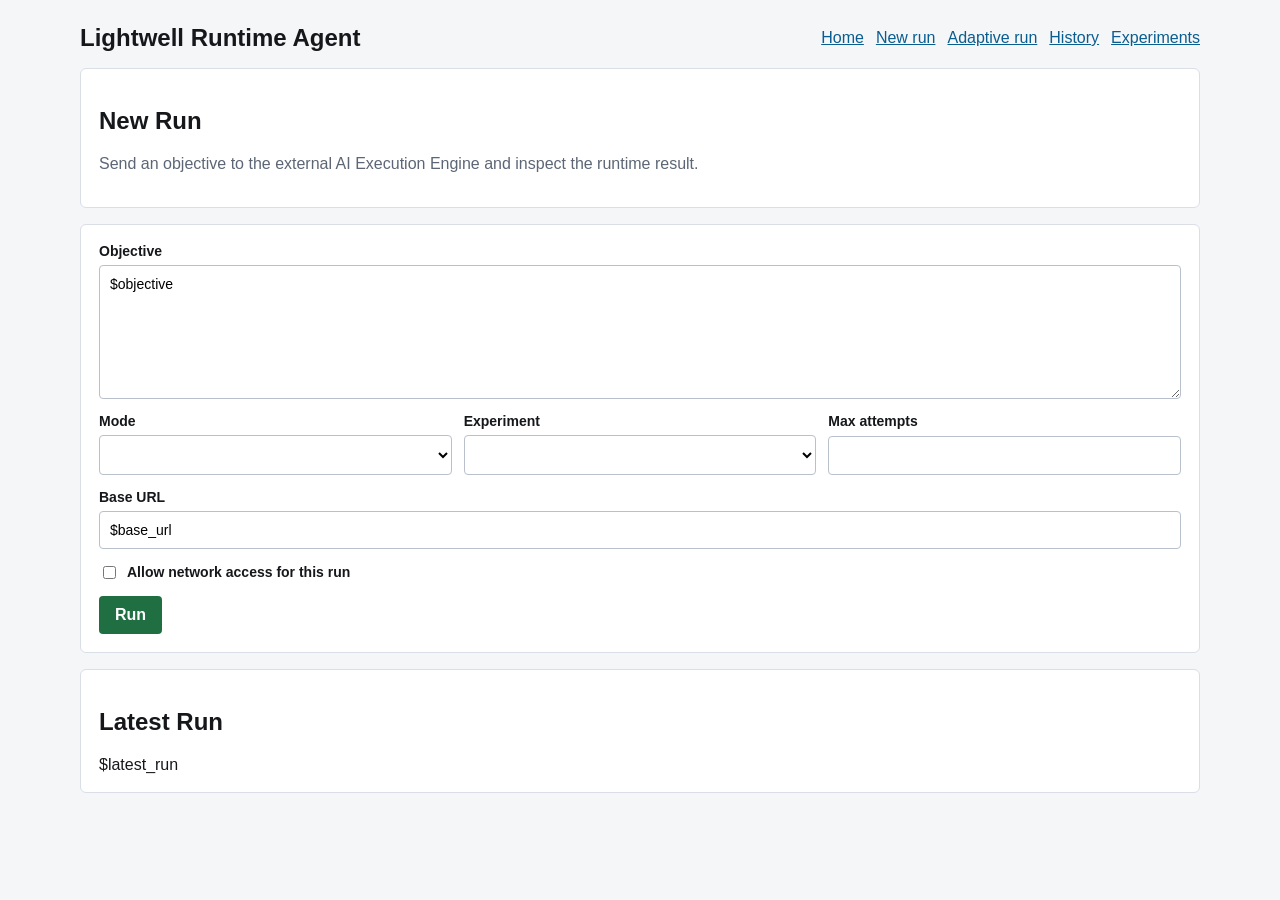
<file: templates/index.html>
<!doctype html>
<html lang="en">
<head>
  <meta charset="utf-8">
  <meta name="viewport" content="width=device-width, initial-scale=1">
  <title>Lightwell Runtime Agent</title>
  <link rel="stylesheet" href="/static/style.css">
</head>
<body>
  <main class="shell">
    <header class="topbar">
      <h1>Lightwell Runtime Agent</h1>
      <nav><a href="/">Home</a><a href="/">New run</a><a href="/adaptive-run">Adaptive run</a><a href="/history">History</a><a href="/experiments">Experiments</a></nav>
    </header>

    <section class="panel">
      <h2>New Run</h2>
      <p class="muted">Send an objective to the external AI Execution Engine and inspect the runtime result.</p>
    </section>

    <form action="/run" method="post" class="panel">
      <label>
        Objective
        <textarea name="objective" rows="7" placeholder="Write Python code that prints hello">$objective</textarea>
      </label>

      <div class="grid">
        <label>
          Mode
          <select name="mode">$mode_options</select>
        </label>
        <label>
          Experiment
          <select name="experiment">$experiment_options</select>
        </label>
        <label>
          Max attempts
          <input name="max_attempts" type="number" min="1" max="5" value="$max_attempts">
        </label>
      </div>

      <label>
        Base URL
        <input name="base_url" value="$base_url">
      </label>

      <label class="checkbox-label">
        <input name="allow_network" type="checkbox" value="true">
        Allow network access for this run
      </label>

      <button type="submit">Run</button>
    </form>

    <section class="panel">
      <h2>Latest Run</h2>
      $latest_run
    </section>
  </main>
</body>
</html>
</file>
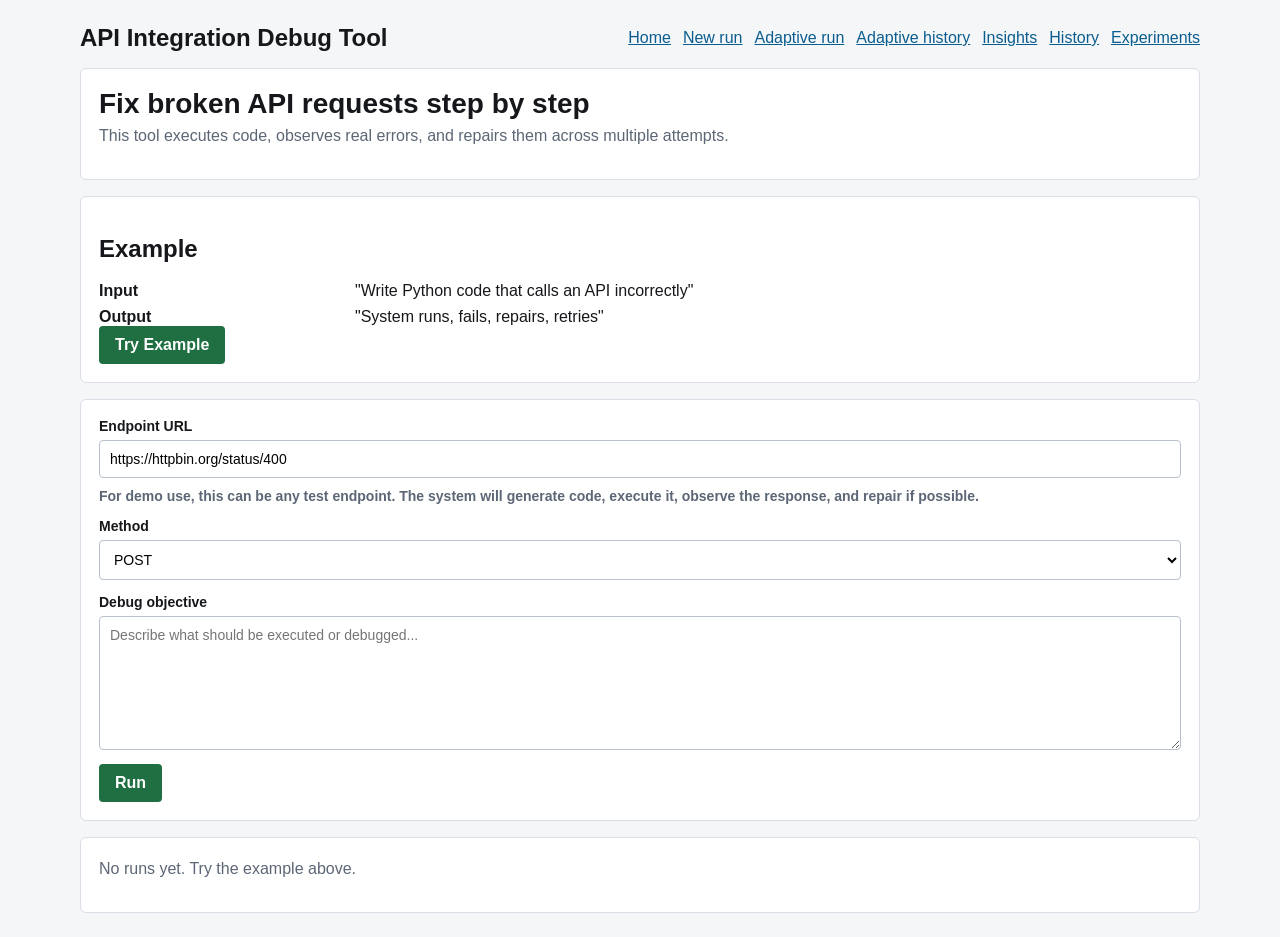
<file: templates/adaptive_run.html>
<!doctype html>
<html lang="en">
<head>
  <meta charset="utf-8">
  <meta name="viewport" content="width=device-width, initial-scale=1">
  <title>API Integration Debug Tool</title>
  <link rel="stylesheet" href="/static/style.css">
</head>
<body>
  <main class="shell">
    <header class="topbar">
      <h1>API Integration Debug Tool</h1>
      <nav><a href="/">Home</a><a href="/">New run</a><a href="/adaptive-run">Adaptive run</a><a href="/adaptive-runs/history">Adaptive history</a><a href="/adaptive-runs/insights">Insights</a><a href="/history">History</a><a href="/experiments">Experiments</a></nav>
    </header>

    <section class="panel hero-panel">
      <h2>Fix broken API requests step by step</h2>
      <p class="muted">This tool executes code, observes real errors, and repairs them across multiple attempts.</p>
    </section>

    <section class="panel">
      <h2>Example</h2>
      <dl>
        <dt>Input</dt>
        <dd>"Write Python code that calls an API incorrectly"</dd>
        <dt>Output</dt>
        <dd>"System runs, fails, repairs, retries"</dd>
      </dl>
      <button id="try-example-button" type="button">Try Example</button>
    </section>

    <form id="adaptive-form" class="panel">
      <label>
        Endpoint URL
        <input id="endpoint-url" name="endpoint_url" type="url" value="https://httpbin.org/status/400" placeholder="https://api.example.com/resource" required>
        <span class="muted">For demo use, this can be any test endpoint. The system will generate code, execute it, observe the response, and repair if possible.</span>
      </label>

      <div class="grid">
        <label>
          Method
          <select id="method" name="method">
            <option value="GET">GET</option>
            <option value="POST" selected>POST</option>
          </select>
        </label>
      </div>

      <label>
        Debug objective
        <textarea id="json-body" name="json_body" rows="7" placeholder="Describe what should be executed or debugged..."></textarea>
      </label>

      <button id="run-button" type="submit">Run</button>
    </form>

    <section id="status-panel" class="panel hidden" aria-live="polite"></section>
    <section id="result-panel" class="panel">
      <p class="muted">No runs yet. Try the example above.</p>
    </section>
  </main>

  <script>
    const endpoint = $adaptive_execution_api_url;
    const form = document.getElementById("adaptive-form");
    const tryExampleButton = document.getElementById("try-example-button");
    const endpointUrlInput = document.getElementById("endpoint-url");
    const methodInput = document.getElementById("method");
    const jsonBodyInput = document.getElementById("json-body");
    const runButton = document.getElementById("run-button");
    const statusPanel = document.getElementById("status-panel");
    const resultPanel = document.getElementById("result-panel");

    function escapeHtml(value) {
      return String(value ?? "")
        .replaceAll("&", "&amp;")
        .replaceAll("<", "&lt;")
        .replaceAll(">", "&gt;")
        .replaceAll('"', "&quot;")
        .replaceAll("'", "&#039;");
    }

    function showStatus(message, kind) {
      statusPanel.className = "panel status-panel " + kind;
      statusPanel.textContent = message;
    }

    function hideResults() {
      resultPanel.className = "panel hidden";
      resultPanel.innerHTML = "";
    }

    function renderMeta(result) {
      const attempts = Array.isArray(result.attempts) ? result.attempts : [];
      return '<section class="result-grid">'
        + '<div><span>result</span><strong>' + escapeHtml(resultSucceeded(result) ? "Success" : "Failure") + '</strong></div>'
        + '<div><span>attempts</span><strong>' + escapeHtml(attempts.length) + '</strong></div>'
        + '</section>';
    }

    function attemptNumber(attempt, index) {
      return attempt.attempt_number ?? attempt.attempt ?? index + 1;
    }

    function resultSucceeded(result) {
      if (typeof result.success === "boolean") {
        return result.success;
      }
      if (typeof result.succeeded === "boolean") {
        return result.succeeded;
      }
      return String(result.success || result.succeeded || "").toLowerCase() === "true";
    }

    function attemptSucceeded(attempt) {
      if (typeof attempt.success === "boolean") {
        return attempt.success;
      }
      return Number(attempt.exit_code) === 0;
    }

    function getErrorSummary(attempt) {
      if (attempt.error_type) return attempt.error_type;
      if (attempt.stderr) return attempt.stderr.split("\n")[0];
      return "No error";
    }

    function strategySummary(attempt) {
      if (attempt.strategy) {
        return "Strategy: " + attempt.strategy;
      }
      return "Initial attempt";
    }

    function renderDetails(label, value, code) {
      return '<details class="attempt-details">'
        + '<summary>' + escapeHtml(label) + '</summary>'
        + '<pre>' + (code ? '<code>' + escapeHtml(value) + '</code>' : escapeHtml(value)) + '</pre>'
        + '</details>';
    }

    function signalValue(signals, key, fallback = "none") {
      const value = signals ? signals[key] : undefined;
      if (Array.isArray(value) || (value && typeof value === "object")) {
        return JSON.stringify(value);
      }
      if (value === undefined || value === null) {
        return fallback;
      }
      return String(value);
    }

    function renderApiSignals(result) {
      const signals = result.api_signals;
      if (!signals || typeof signals !== "object") {
        return "";
      }

      const finalSuccess = signals.final_success ?? result.success;
      const rows = [
        ["network_reachable", signalValue(signals, "network_reachable")],
        ["auth_failure_observed", signalValue(signals, "auth_failure_observed")],
        ["validation_failure_observed", signalValue(signals, "validation_failure_observed")],
        ["success_observed", signalValue(signals, "success_observed")],
        ["status_sequence", signalValue(signals, "status_sequence", "[]")],
        ["final_success", String(finalSuccess)],
        ["failure_category", signalValue(result, "failure_category")]
      ];

      return '<section class="result-grid api-signals">'
        + '<h3 class="wide">API Signals</h3>'
        + rows.map(([label, value]) => '<div><span>' + escapeHtml(label) + '</span><strong>' + escapeHtml(value) + '</strong></div>').join("")
        + '</section>';
    }

    function renderAttempt(attempt, index, attempts) {
      const success = attemptSucceeded(attempt);
      const number = attemptNumber(attempt, index);
      const error = getErrorSummary(attempt);
      const strategy = strategySummary(attempt);
      const attemptSignals = attempt.api_signals
        ? renderDetails("API signals", JSON.stringify(attempt.api_signals, null, 2), false)
        : "";

      return '<article class="adaptive-attempt ' + (success ? "success" : "failure") + '">'
        + '<div class="attempt-body">'
        + '<div class="attempt-heading">'
        + '<h3>Attempt ' + escapeHtml(number) + '</h3>'
        + '<span class="status-pill ' + (success ? "success" : "error") + '">' + escapeHtml(success ? "Success" : "Error") + '</span>'
        + '</div>'
        + '<dl class="attempt-summary">'
        + '<dt>Error</dt><dd>' + escapeHtml(success ? "Success" : error) + '</dd>'
        + '<dt>Strategy</dt><dd>' + escapeHtml(strategy) + '</dd>'
        + '</dl>'
        + '<div class="attempt-evidence">'
        + renderDetails("Code", attempt.code || "", true)
        + renderDetails("Stdout", attempt.stdout || "", false)
        + renderDetails("Stderr", attempt.stderr || "", false)
        + attemptSignals
        + '</div>'
        + '</div>'
        + '</article>';
    }

    function finalStdout(result, attempts) {
      if (result.final_stdout) {
        return result.final_stdout;
      }
      if (result.stdout) {
        return result.stdout;
      }
      for (let index = attempts.length - 1; index >= 0; index -= 1) {
        if (attempts[index] && attempts[index].stdout) {
          return attempts[index].stdout;
        }
      }
      return "";
    }

    function renderFinalResult(result, attempts) {
      const success = resultSucceeded(result);
      return '<section class="final-result ' + (success ? "success" : "failure") + '">'
        + '<h3>Final Result</h3>'
        + '<dl class="attempt-summary">'
        + '<dt>Status</dt><dd>' + escapeHtml(success ? "Success" : "Failure") + '</dd>'
        + '<dt>Final stdout</dt><dd><pre>' + escapeHtml(finalStdout(result, attempts)) + '</pre></dd>'
        + '</dl>'
        + '</section>';
    }

    function renderResult(result) {
      const attempts = Array.isArray(result.attempts) ? result.attempts : [];
      const attemptsHtml = attempts.length
        ? attempts.map(renderAttempt).join("")
        : '<p>No attempts returned.</p>';
      resultPanel.className = "panel";
      resultPanel.innerHTML = '<h2>Debug run</h2>' + renderMeta(result) + renderApiSignals(result) + '<div class="adaptive-timeline">' + attemptsHtml + '</div>' + renderFinalResult(result, attempts);
      resultPanel.scrollIntoView({ behavior: "smooth", block: "start" });
    }

    function buildObjective() {
      return jsonBodyInput.value.trim() + "\n\n"
        + "Call this API endpoint using Python requests.\n"
        + "URL: " + endpointUrlInput.value.trim() + "\n"
        + "Method: " + methodInput.value + "\n"
        + "Print the full response and handle errors.";
    }

    async function saveHistory(objective, result) {
      try {
        const response = await fetch("/adaptive-runs/history", {
          method: "POST",
          headers: { "Content-Type": "application/json" },
          body: JSON.stringify({
            endpoint_url: endpointUrlInput.value.trim(),
            method: methodInput.value,
            json_body: jsonBodyInput.value.trim(),
            objective,
            result
          })
        });
        if (!response.ok) {
          console.warn("Adaptive run history was not saved.");
        }
      } catch (error) {
        console.warn("Adaptive run history was not saved.", error);
      }
    }

    tryExampleButton.addEventListener("click", () => {
      jsonBodyInput.value = "Debug a broken API request that returns 400 and explain the failure.";
      jsonBodyInput.focus();
    });

    form.addEventListener("submit", async (event) => {
      event.preventDefault();
      hideResults();
      showStatus("Running attempts...", "loading");
      runButton.disabled = true;
      runButton.textContent = "Running attempts...";

      const objective = buildObjective();
      const payload = {
        objective,
        max_attempts: 3,
        allow_network: true
      };

      try {
        const response = await fetch(endpoint, {
          method: "POST",
          headers: { "Content-Type": "application/json" },
          body: JSON.stringify(payload)
        });

        if (!response.ok) {
          const text = await response.text();
          throw new Error("HTTP " + response.status + ": " + text);
        }

        const result = await response.json();
        showStatus("Run complete.", "success");
        await saveHistory(objective, result);
        renderResult(result);
      } catch (error) {
        showStatus("Request failed: " + error.message, "error");
        statusPanel.scrollIntoView({ behavior: "smooth", block: "start" });
      } finally {
        runButton.disabled = false;
        runButton.textContent = "Run";
      }
    });
  </script>
</body>
</html>
</file>
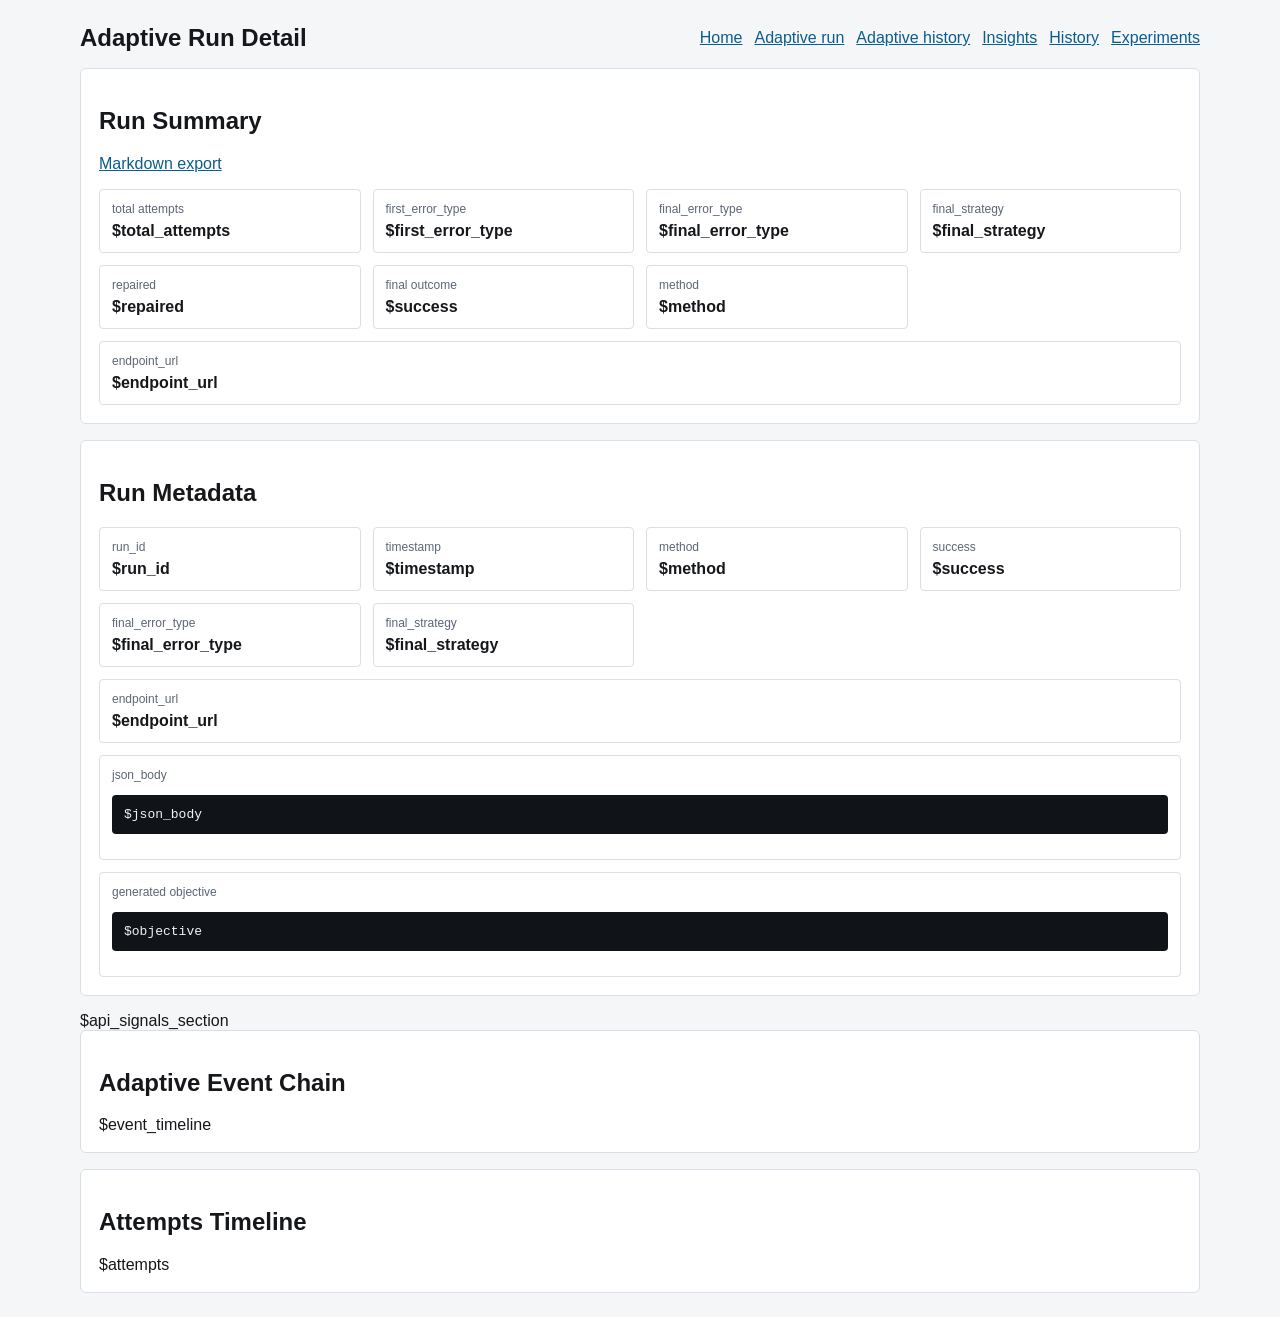
<file: templates/adaptive_run_detail.html>
<!doctype html>
<html lang="en">
<head>
  <meta charset="utf-8">
  <meta name="viewport" content="width=device-width, initial-scale=1">
  <title>Adaptive Run Detail</title>
  <link rel="stylesheet" href="/static/style.css">
</head>
<body>
  <main class="shell">
    <header class="topbar">
      <h1>Adaptive Run Detail</h1>
      <nav><a href="/">Home</a><a href="/adaptive-run">Adaptive run</a><a href="/adaptive-runs/history">Adaptive history</a><a href="/adaptive-runs/insights">Insights</a><a href="/history">History</a><a href="/experiments">Experiments</a></nav>
    </header>

    <section class="panel">
      <h2>Run Summary</h2>
      <p><a href="$markdown_url">Markdown export</a></p>
      <div class="result-grid">
        <div><span>total attempts</span><strong>$total_attempts</strong></div>
        <div><span>first_error_type</span><strong>$first_error_type</strong></div>
        <div><span>final_error_type</span><strong>$final_error_type</strong></div>
        <div><span>final_strategy</span><strong>$final_strategy</strong></div>
        <div><span>repaired</span><strong>$repaired</strong></div>
        <div><span>final outcome</span><strong>$success</strong></div>
        <div><span>method</span><strong>$method</strong></div>
        <div class="wide"><span>endpoint_url</span><strong>$endpoint_url</strong></div>
      </div>
    </section>

    <section class="panel">
      <h2>Run Metadata</h2>
      <div class="result-grid">
        <div><span>run_id</span><strong>$run_id</strong></div>
        <div><span>timestamp</span><strong>$timestamp</strong></div>
        <div><span>method</span><strong>$method</strong></div>
        <div><span>success</span><strong>$success</strong></div>
        <div><span>final_error_type</span><strong>$final_error_type</strong></div>
        <div><span>final_strategy</span><strong>$final_strategy</strong></div>
        <div class="wide"><span>endpoint_url</span><strong>$endpoint_url</strong></div>
        <div class="wide"><span>json_body</span><pre>$json_body</pre></div>
        <div class="wide"><span>generated objective</span><pre>$objective</pre></div>
      </div>
    </section>

    $api_signals_section

    <section class="panel">
      <h2>Adaptive Event Chain</h2>
      <div class="adaptive-timeline">
        $event_timeline
      </div>
    </section>

    <section class="panel">
      <h2>Attempts Timeline</h2>
      <div class="adaptive-timeline">
        $attempts
      </div>
    </section>
  </main>
</body>
</html>
</file>
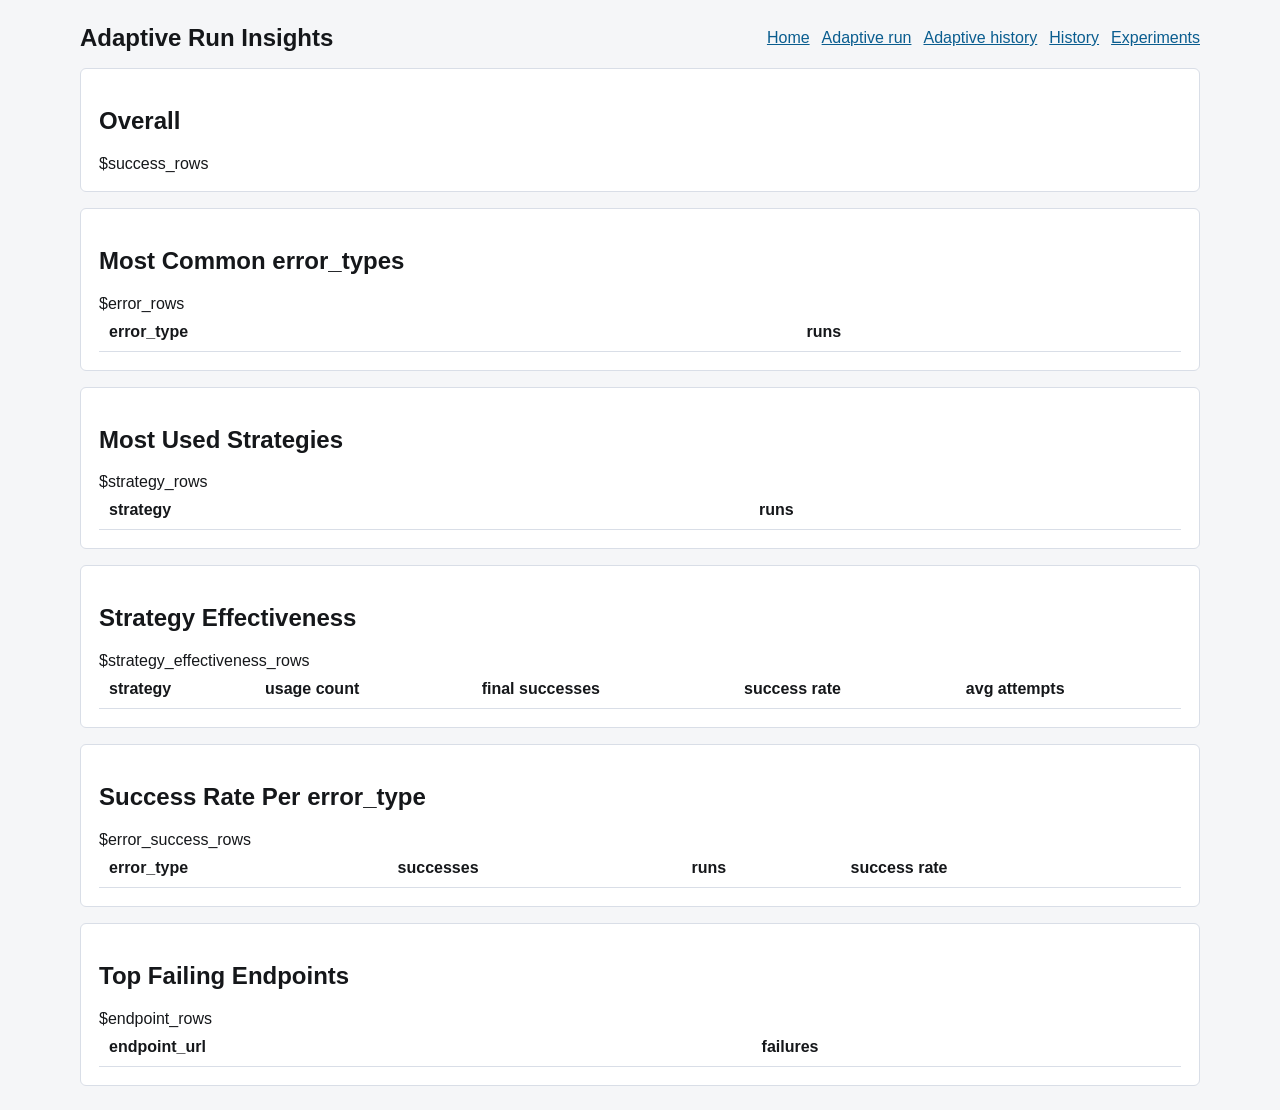
<file: templates/adaptive_run_insights.html>
<!doctype html>
<html lang="en">
<head>
  <meta charset="utf-8">
  <meta name="viewport" content="width=device-width, initial-scale=1">
  <title>Adaptive Run Insights</title>
  <link rel="stylesheet" href="/static/style.css">
</head>
<body>
  <main class="shell">
    <header class="topbar">
      <h1>Adaptive Run Insights</h1>
      <nav><a href="/">Home</a><a href="/adaptive-run">Adaptive run</a><a href="/adaptive-runs/history">Adaptive history</a><a href="/history">History</a><a href="/experiments">Experiments</a></nav>
    </header>

    <section class="panel">
      <h2>Overall</h2>
      <table>
        <tbody>
          $success_rows
        </tbody>
      </table>
    </section>

    <section class="panel">
      <h2>Most Common error_types</h2>
      <table>
        <thead><tr><th>error_type</th><th>runs</th></tr></thead>
        <tbody>
          $error_rows
        </tbody>
      </table>
    </section>

    <section class="panel">
      <h2>Most Used Strategies</h2>
      <table>
        <thead><tr><th>strategy</th><th>runs</th></tr></thead>
        <tbody>
          $strategy_rows
        </tbody>
      </table>
    </section>

    <section class="panel">
      <h2>Strategy Effectiveness</h2>
      <table>
        <thead><tr><th>strategy</th><th>usage count</th><th>final successes</th><th>success rate</th><th>avg attempts</th></tr></thead>
        <tbody>
          $strategy_effectiveness_rows
        </tbody>
      </table>
    </section>

    <section class="panel">
      <h2>Success Rate Per error_type</h2>
      <table>
        <thead><tr><th>error_type</th><th>successes</th><th>runs</th><th>success rate</th></tr></thead>
        <tbody>
          $error_success_rows
        </tbody>
      </table>
    </section>

    <section class="panel">
      <h2>Top Failing Endpoints</h2>
      <table>
        <thead><tr><th>endpoint_url</th><th>failures</th></tr></thead>
        <tbody>
          $endpoint_rows
        </tbody>
      </table>
    </section>
  </main>
</body>
</html>
</file>
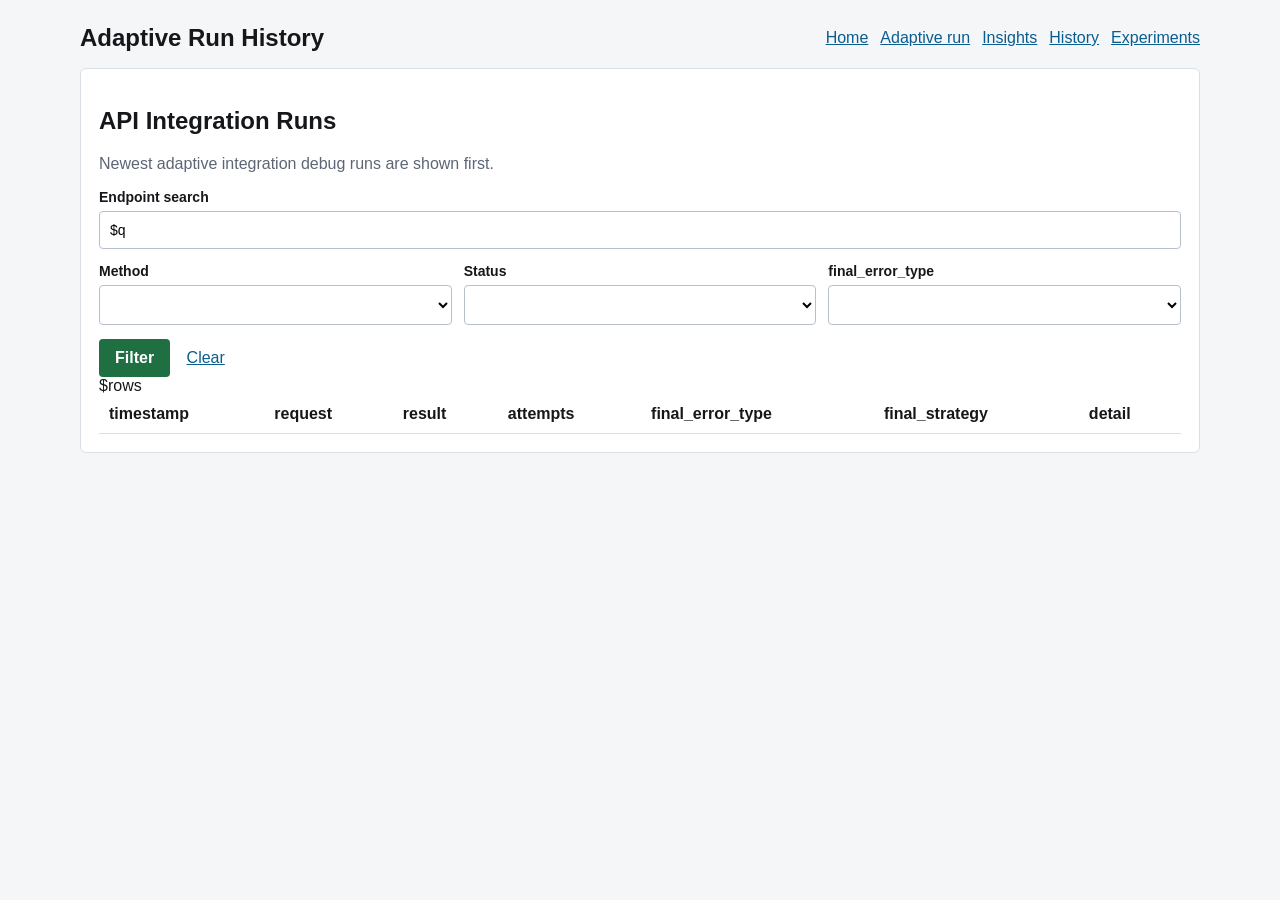
<file: templates/adaptive_runs_history.html>
<!doctype html>
<html lang="en">
<head>
  <meta charset="utf-8">
  <meta name="viewport" content="width=device-width, initial-scale=1">
  <title>Adaptive Run History</title>
  <link rel="stylesheet" href="/static/style.css">
</head>
<body>
  <main class="shell">
    <header class="topbar">
      <h1>Adaptive Run History</h1>
      <nav><a href="/">Home</a><a href="/adaptive-run">Adaptive run</a><a href="/adaptive-runs/insights">Insights</a><a href="/history">History</a><a href="/experiments">Experiments</a></nav>
    </header>

    <section class="panel">
      <h2>API Integration Runs</h2>
      <p class="muted">Newest adaptive integration debug runs are shown first.</p>
      <form class="filter-form" method="get" action="/adaptive-runs/history">
        <label>
          Endpoint search
          <input name="q" type="search" value="$q" placeholder="https://api.example.com">
        </label>
        <div class="grid">
          <label>
            Method
            <select name="method">
              $method_options
            </select>
          </label>
          <label>
            Status
            <select name="status">
              $status_options
            </select>
          </label>
          <label>
            final_error_type
            <select name="error_type">
              $error_type_options
            </select>
          </label>
        </div>
        <button type="submit">Filter</button>
        <a class="clear-link" href="/adaptive-runs/history">Clear</a>
      </form>
      <table>
        <thead>
          <tr>
            <th>timestamp</th>
            <th>request</th>
            <th>result</th>
            <th>attempts</th>
            <th>final_error_type</th>
            <th>final_strategy</th>
            <th>detail</th>
          </tr>
        </thead>
        <tbody>
          $rows
        </tbody>
      </table>
    </section>
  </main>
</body>
</html>
</file>
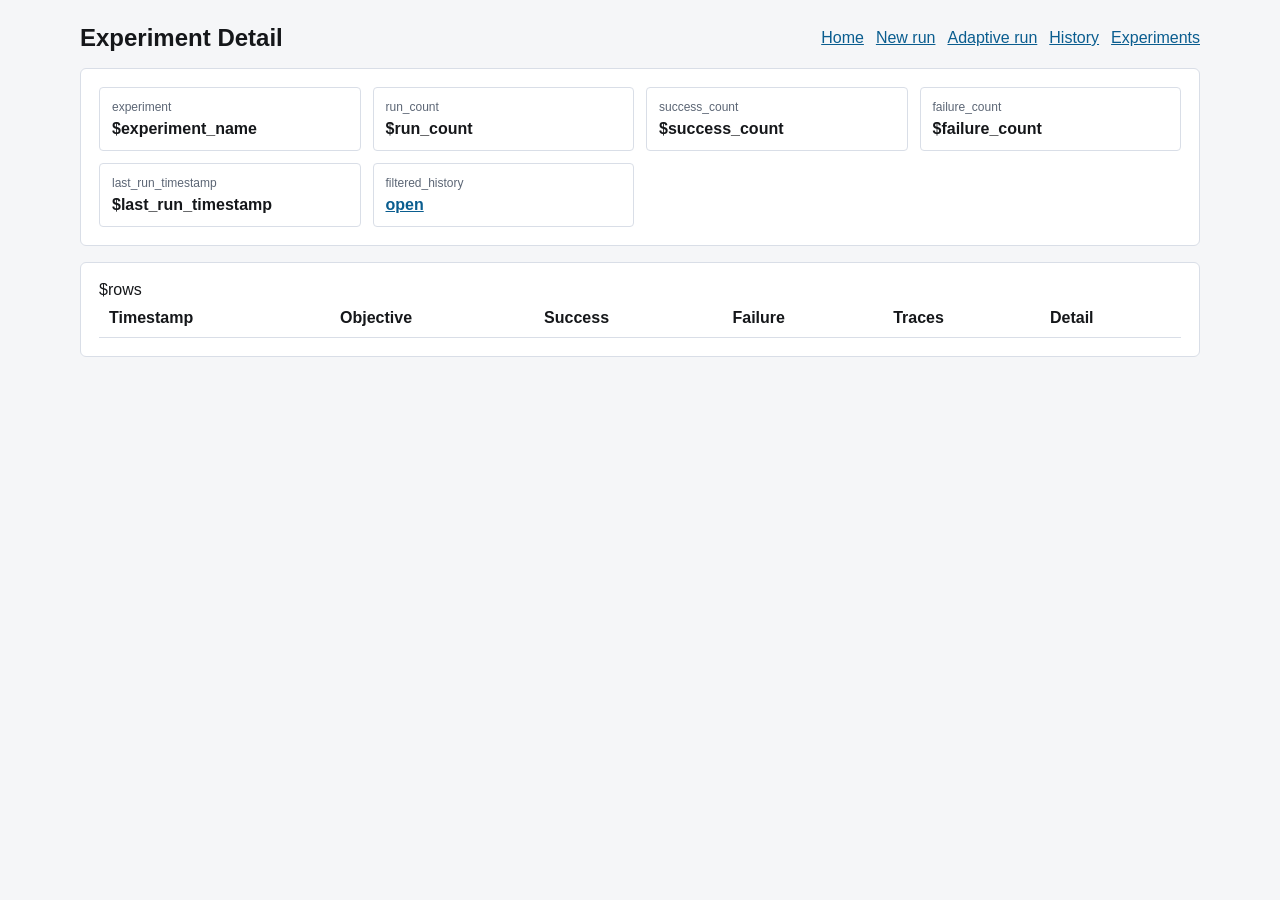
<file: templates/experiment_detail.html>
<!doctype html>
<html lang="en">
<head>
  <meta charset="utf-8">
  <meta name="viewport" content="width=device-width, initial-scale=1">
  <title>Experiment Detail</title>
  <link rel="stylesheet" href="/static/style.css">
</head>
<body>
  <main class="shell">
    <header class="topbar">
      <h1>Experiment Detail</h1>
      <nav><a href="/">Home</a><a href="/">New run</a><a href="/adaptive-run">Adaptive run</a><a href="/history">History</a><a href="/experiments">Experiments</a></nav>
    </header>

    <section class="panel result-grid">
      <div><span>experiment</span><strong>$experiment_name</strong></div>
      <div><span>run_count</span><strong>$run_count</strong></div>
      <div><span>success_count</span><strong>$success_count</strong></div>
      <div><span>failure_count</span><strong>$failure_count</strong></div>
      <div><span>last_run_timestamp</span><strong>$last_run_timestamp</strong></div>
      <div><span>filtered_history</span><strong><a href="$filtered_history_url">open</a></strong></div>
    </section>

    <section class="panel">
      <table>
        <thead>
          <tr>
            <th>Timestamp</th>
            <th>Objective</th>
            <th>Success</th>
            <th>Failure</th>
            <th>Traces</th>
            <th>Detail</th>
          </tr>
        </thead>
        <tbody>$rows</tbody>
      </table>
    </section>
  </main>
</body>
</html>
</file>
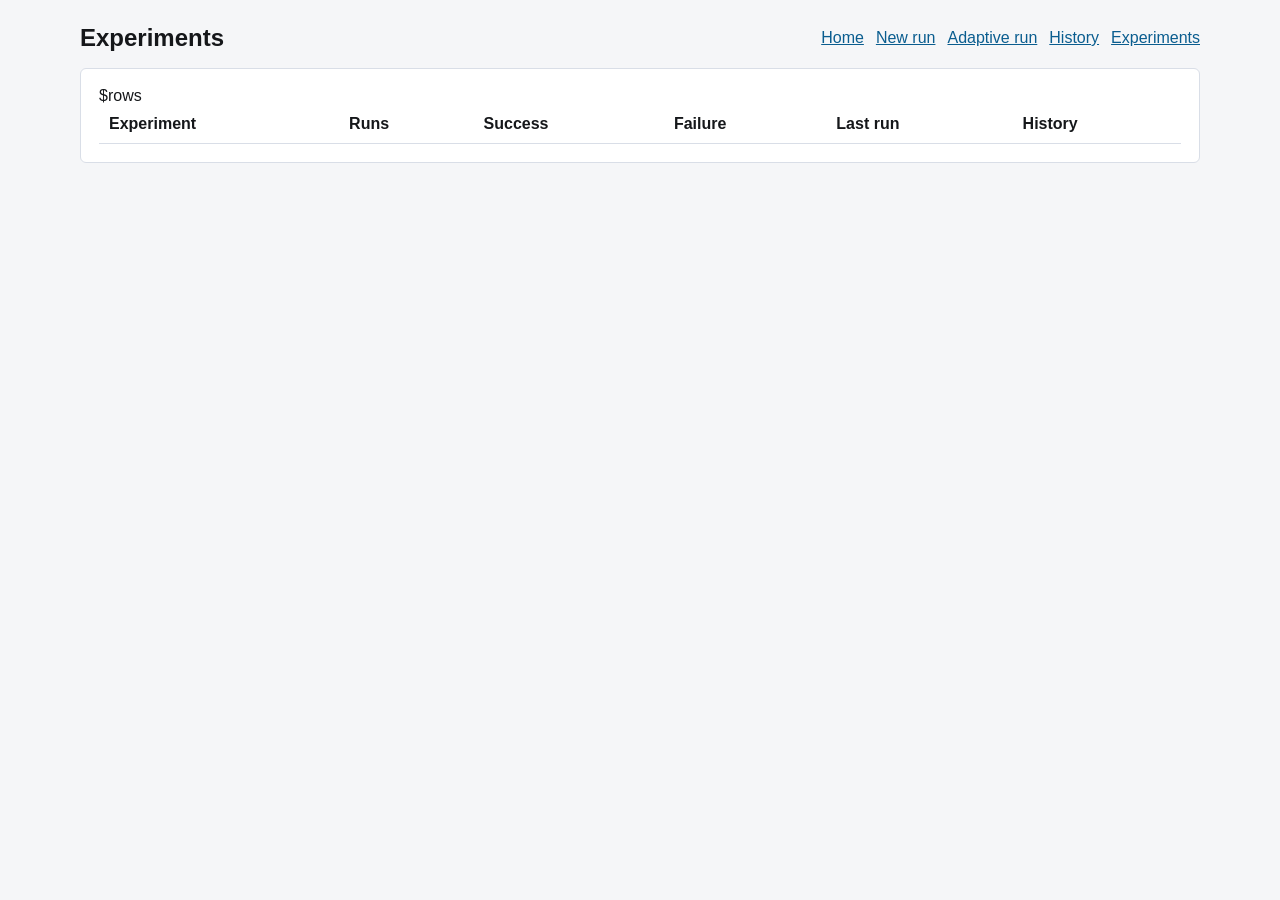
<file: templates/experiments.html>
<!doctype html>
<html lang="en">
<head>
  <meta charset="utf-8">
  <meta name="viewport" content="width=device-width, initial-scale=1">
  <title>Experiments</title>
  <link rel="stylesheet" href="/static/style.css">
</head>
<body>
  <main class="shell">
    <header class="topbar">
      <h1>Experiments</h1>
      <nav><a href="/">Home</a><a href="/">New run</a><a href="/adaptive-run">Adaptive run</a><a href="/history">History</a><a href="/experiments">Experiments</a></nav>
    </header>

    <section class="panel">
      <table>
        <thead>
          <tr>
            <th>Experiment</th>
            <th>Runs</th>
            <th>Success</th>
            <th>Failure</th>
            <th>Last run</th>
            <th>History</th>
          </tr>
        </thead>
        <tbody>$rows</tbody>
      </table>
    </section>
  </main>
</body>
</html>
</file>
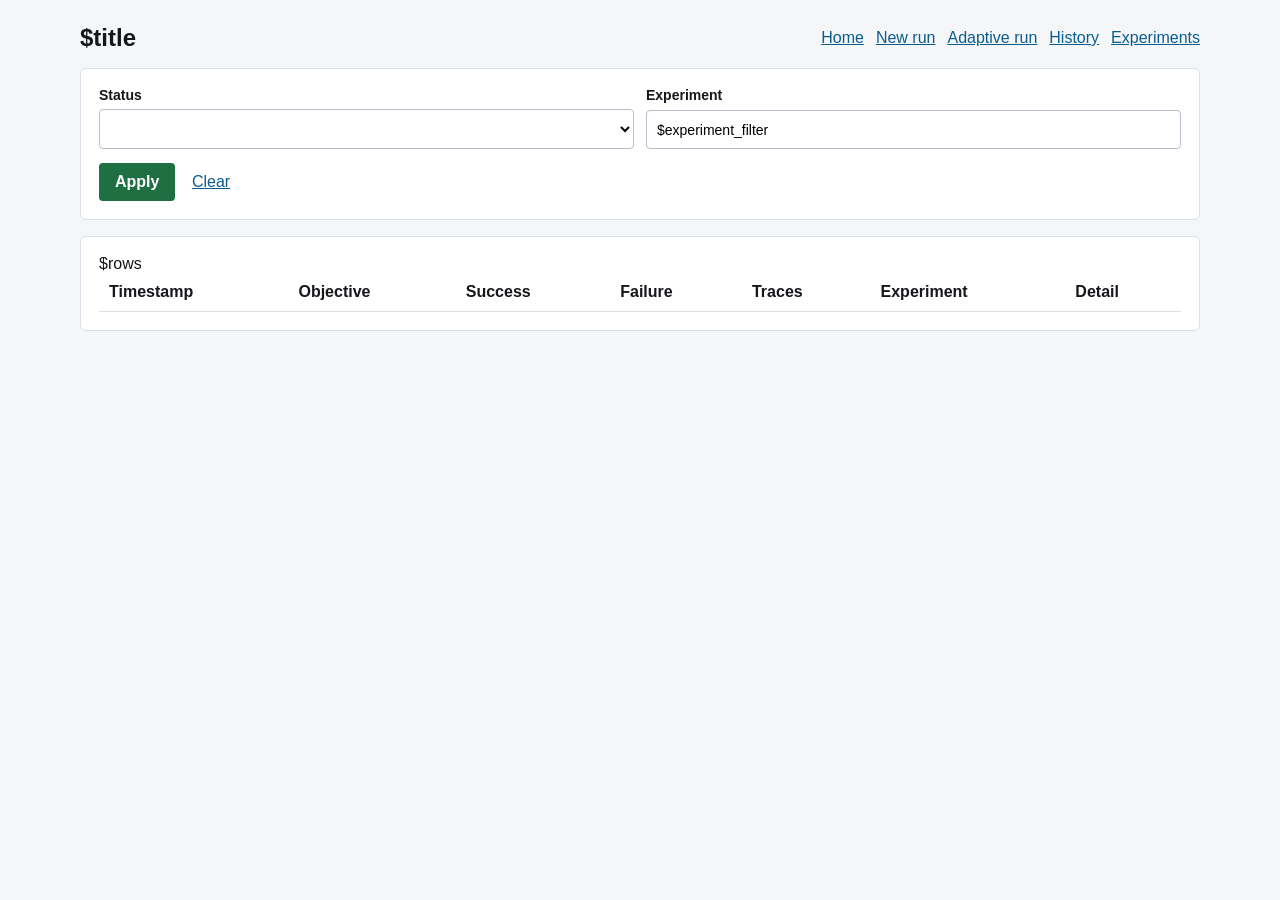
<file: templates/history.html>
<!doctype html>
<html lang="en">
<head>
  <meta charset="utf-8">
  <meta name="viewport" content="width=device-width, initial-scale=1">
  <title>$title</title>
  <link rel="stylesheet" href="/static/style.css">
</head>
<body>
  <main class="shell">
    <header class="topbar">
      <h1>$title</h1>
      <nav><a href="/">Home</a><a href="/">New run</a><a href="/adaptive-run">Adaptive run</a><a href="/history">History</a><a href="/experiments">Experiments</a></nav>
    </header>

    <form action="/history" method="get" class="panel">
      <div class="grid">
        <label>
          Status
          <select name="status">$status_options</select>
        </label>
        <label>
          Experiment
          <input name="experiment" value="$experiment_filter" placeholder="standard_library_fallback">
        </label>
      </div>
      <button type="submit">Apply</button>
      <a class="clear-link" href="/history">Clear</a>
    </form>

    <section class="panel">
      <table>
        <thead>
          <tr>
            <th>Timestamp</th>
            <th>Objective</th>
            <th>Success</th>
            <th>Failure</th>
            <th>Traces</th>
            <th>Experiment</th>
            <th>Detail</th>
          </tr>
        </thead>
        <tbody>$rows</tbody>
      </table>
    </section>
  </main>
</body>
</html>
</file>
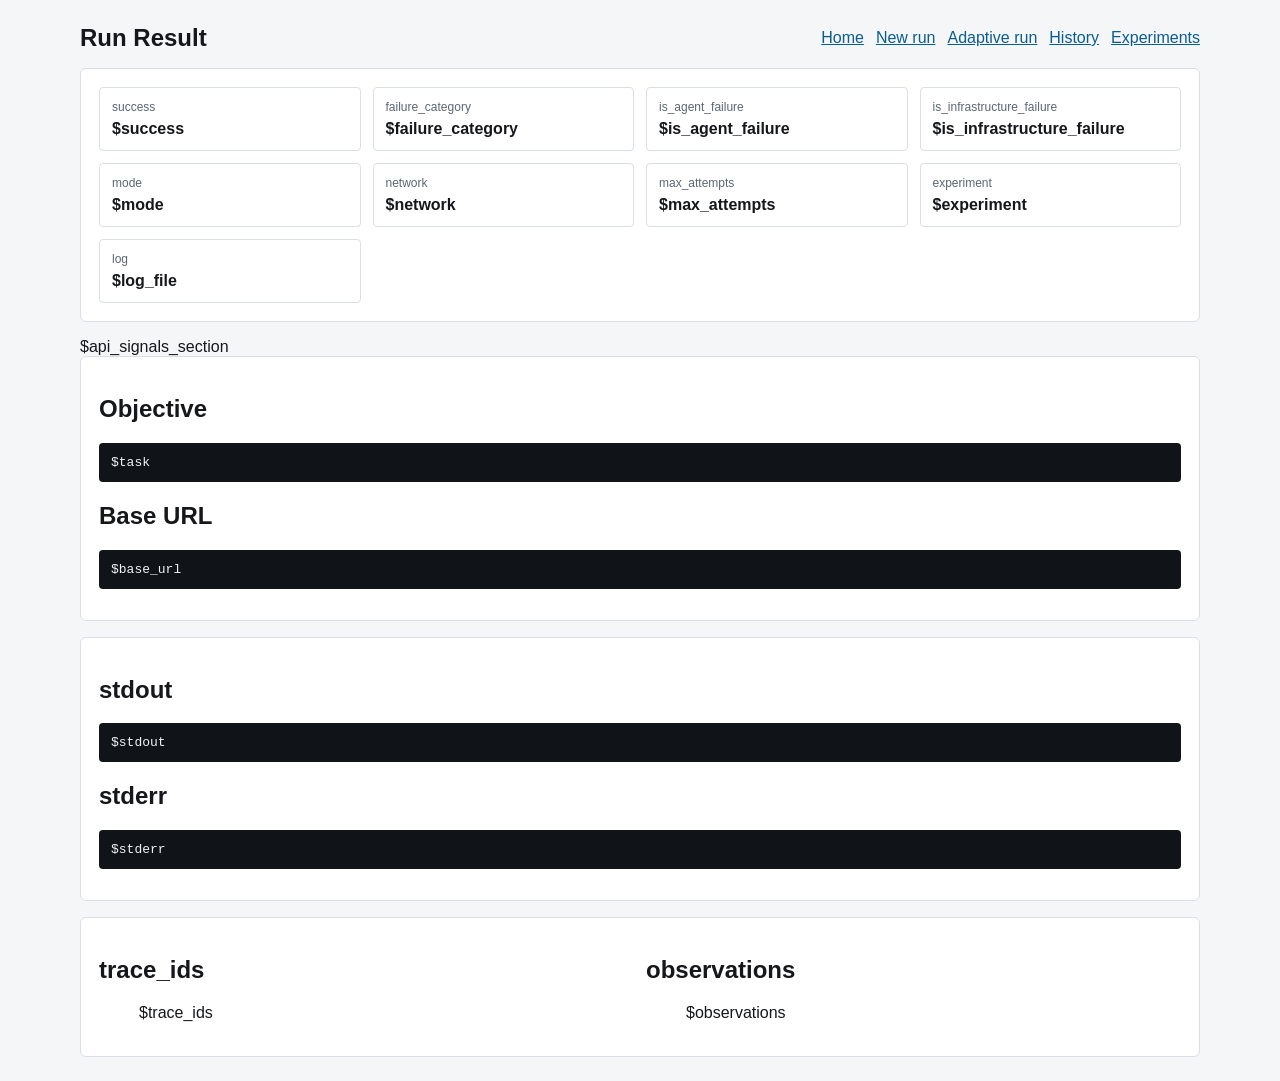
<file: templates/result.html>
<!doctype html>
<html lang="en">
<head>
  <meta charset="utf-8">
  <meta name="viewport" content="width=device-width, initial-scale=1">
  <title>Run Result</title>
  <link rel="stylesheet" href="/static/style.css">
</head>
<body>
  <main class="shell">
    <header class="topbar">
      <h1>Run Result</h1>
      <nav><a href="/">Home</a><a href="/">New run</a><a href="/adaptive-run">Adaptive run</a><a href="/history">History</a><a href="/experiments">Experiments</a></nav>
    </header>

    <section class="panel result-grid">
      <div><span>success</span><strong>$success</strong></div>
      <div><span>failure_category</span><strong>$failure_category</strong></div>
      <div><span>is_agent_failure</span><strong>$is_agent_failure</strong></div>
      <div><span>is_infrastructure_failure</span><strong>$is_infrastructure_failure</strong></div>
      <div><span>mode</span><strong>$mode</strong></div>
      <div><span>network</span><strong>$network</strong></div>
      <div><span>max_attempts</span><strong>$max_attempts</strong></div>
      <div><span>experiment</span><strong>$experiment</strong></div>
      <div><span>log</span><strong>$log_file</strong></div>
    </section>

    $api_signals_section

    <section class="panel">
      <h2>Objective</h2>
      <pre>$task</pre>
      <h2>Base URL</h2>
      <pre>$base_url</pre>
    </section>

    <section class="panel">
      <h2>stdout</h2>
      <pre>$stdout</pre>
      <h2>stderr</h2>
      <pre>$stderr</pre>
    </section>

    <section class="panel two">
      <div>
        <h2>trace_ids</h2>
        <ul>$trace_ids</ul>
      </div>
      <div>
        <h2>observations</h2>
        <ul>$observations</ul>
      </div>
    </section>
  </main>
</body>
</html>
</file>
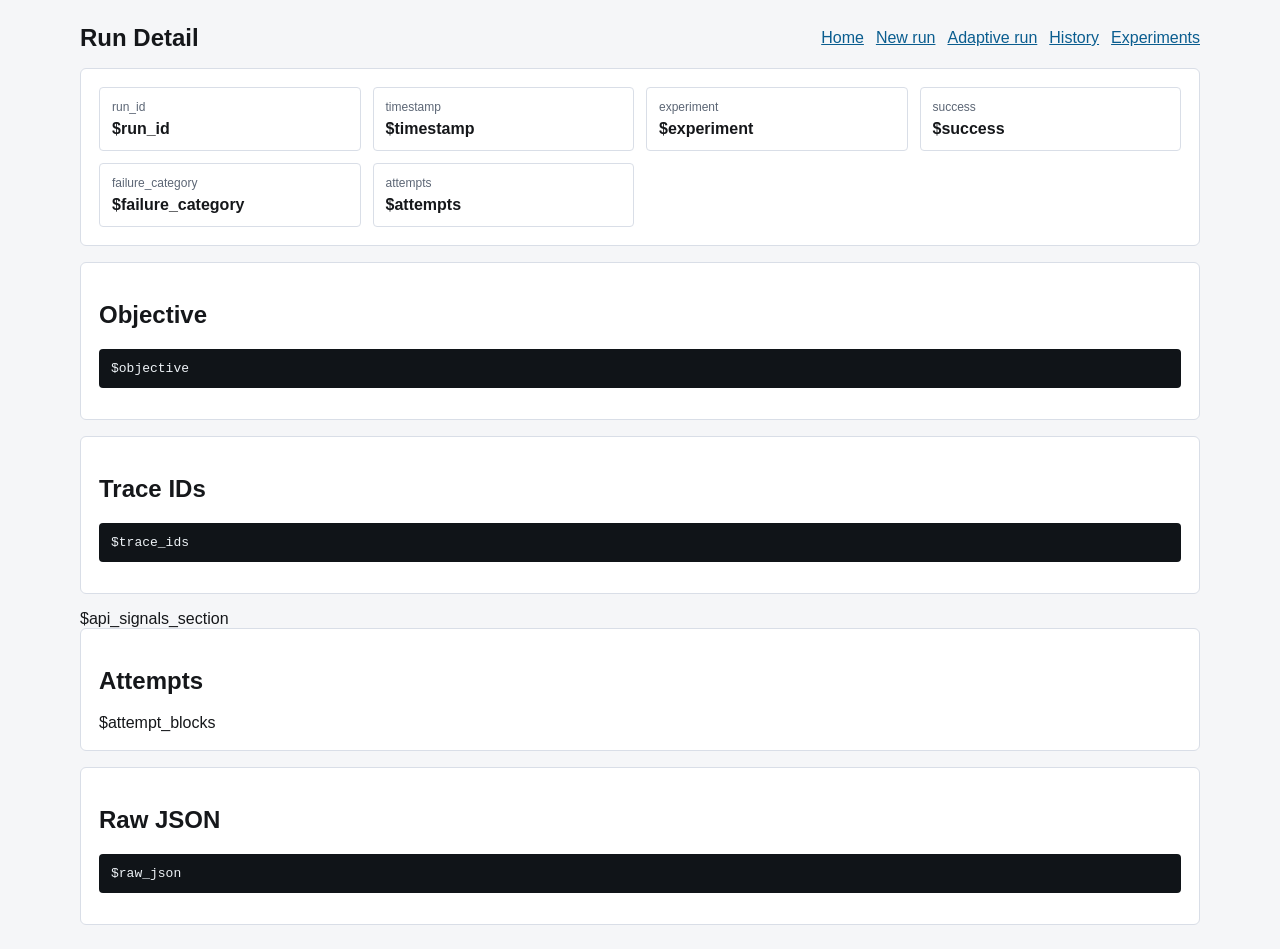
<file: templates/run_detail.html>
<!doctype html>
<html lang="en">
<head>
  <meta charset="utf-8">
  <meta name="viewport" content="width=device-width, initial-scale=1">
  <title>Run Detail</title>
  <link rel="stylesheet" href="/static/style.css">
</head>
<body>
  <main class="shell">
    <header class="topbar">
      <h1>Run Detail</h1>
      <nav><a href="/">Home</a><a href="/">New run</a><a href="/adaptive-run">Adaptive run</a><a href="/history">History</a><a href="/experiments">Experiments</a></nav>
    </header>

    <section class="panel result-grid">
      <div><span>run_id</span><strong>$run_id</strong></div>
      <div><span>timestamp</span><strong>$timestamp</strong></div>
      <div><span>experiment</span><strong>$experiment</strong></div>
      <div><span>success</span><strong>$success</strong></div>
      <div><span>failure_category</span><strong>$failure_category</strong></div>
      <div><span>attempts</span><strong>$attempts</strong></div>
    </section>

    <section class="panel">
      <h2>Objective</h2>
      <pre>$objective</pre>
    </section>

    <section class="panel">
      <h2>Trace IDs</h2>
      <pre>$trace_ids</pre>
    </section>

    $api_signals_section

    <section class="panel">
      <h2>Attempts</h2>
      $attempt_blocks
    </section>

    <section class="panel">
      <h2>Raw JSON</h2>
      <pre>$raw_json</pre>
    </section>
  </main>
</body>
</html>
</file>
<file: static/style.css>
* {
  box-sizing: border-box;
}

body {
  margin: 0;
  background: #f5f6f8;
  color: #15171a;
  font-family: Arial, Helvetica, sans-serif;
}

a {
  color: #0a5d8f;
}

.muted {
  color: #5c6675;
  margin-top: 4px;
}

.shell {
  width: min(1120px, calc(100% - 32px));
  margin: 24px auto;
}

.topbar {
  display: flex;
  align-items: center;
  justify-content: space-between;
  gap: 16px;
  margin-bottom: 16px;
}

.topbar h1 {
  font-size: 24px;
  margin: 0;
}

.topbar nav {
  display: flex;
  gap: 12px;
}

.panel {
  background: #ffffff;
  border: 1px solid #d9dee7;
  border-radius: 6px;
  padding: 18px;
  margin-bottom: 16px;
}

.hero-panel h2 {
  margin: 0 0 6px;
  font-size: 28px;
  line-height: 1.2;
}

label {
  display: grid;
  gap: 6px;
  margin-bottom: 14px;
  font-size: 14px;
  font-weight: 700;
}

.checkbox-label {
  display: flex;
  align-items: center;
  gap: 8px;
  font-weight: 700;
}

.checkbox-label input {
  width: auto;
}

textarea,
select,
input {
  width: 100%;
  border: 1px solid #b8c0cc;
  border-radius: 4px;
  padding: 10px;
  font: inherit;
  font-weight: 400;
  background: #ffffff;
}

textarea {
  resize: vertical;
}

button {
  border: 0;
  border-radius: 4px;
  background: #1f6f43;
  color: #ffffff;
  padding: 10px 16px;
  font: inherit;
  font-weight: 700;
  cursor: pointer;
}

button:disabled {
  cursor: wait;
  opacity: 0.7;
}

.hidden {
  display: none;
}

.clear-link {
  display: inline-block;
  margin-left: 12px;
}

.grid,
.result-grid,
.two,
.latest-grid {
  display: grid;
  grid-template-columns: repeat(auto-fit, minmax(220px, 1fr));
  gap: 12px;
}

.result-grid div,
.latest-grid div {
  border: 1px solid #d9dee7;
  border-radius: 4px;
  padding: 12px;
}

.result-grid span,
.latest-grid span {
  display: block;
  color: #5c6675;
  font-size: 12px;
  margin-bottom: 6px;
}

.latest-grid .wide {
  grid-column: 1 / -1;
}

.result-grid .wide {
  grid-column: 1 / -1;
}

pre {
  overflow: auto;
  white-space: pre-wrap;
  word-break: break-word;
  background: #101418;
  color: #eef3f7;
  border-radius: 4px;
  padding: 12px;
}

table {
  width: 100%;
  border-collapse: collapse;
}

th,
td {
  text-align: left;
  border-bottom: 1px solid #d9dee7;
  padding: 10px;
}

dl {
  display: grid;
  grid-template-columns: minmax(160px, 240px) 1fr;
  gap: 8px 16px;
  margin: 0;
}

dt {
  font-weight: 700;
}

dd {
  margin: 0;
  word-break: break-word;
}

.attempt-block {
  border-top: 1px solid #d9dee7;
  padding-top: 14px;
  margin-top: 14px;
}

.status-panel {
  font-family: Consolas, "Courier New", monospace;
}

.status-panel.loading {
  border-color: #b8c0cc;
}

.status-panel.success {
  border-color: #6fa981;
}

.status-panel.error {
  border-color: #c56a6a;
  color: #8a1f1f;
}

.adaptive-timeline {
  display: grid;
  gap: 14px;
  margin-top: 16px;
}

.adaptive-attempt {
  display: block;
}

.attempt-marker {
  display: grid;
  place-items: center;
  width: 32px;
  height: 32px;
  border-radius: 50%;
  background: #5c6675;
  color: #ffffff;
  font-weight: 700;
}

.adaptive-attempt.success .attempt-marker {
  background: #1f6f43;
}

.adaptive-attempt.failure .attempt-marker {
  background: #9b2c2c;
}

.attempt-body {
  border: 1px solid #d9dee7;
  border-radius: 6px;
  padding: 14px;
  background: #ffffff;
}

.adaptive-attempt.success .attempt-body {
  border-color: #b7d7c0;
  background: #f6fbf7;
}

.adaptive-attempt.failure .attempt-body {
  border-color: #e2b8b8;
  background: #fff7f7;
}

.attempt-heading {
  display: flex;
  justify-content: space-between;
  gap: 12px;
  align-items: flex-start;
  margin-bottom: 12px;
}

.attempt-heading h3 {
  margin: 0;
  font-size: 18px;
}

.attempt-heading strong {
  font-family: Consolas, "Courier New", monospace;
  font-size: 13px;
}

.attempt-badges {
  display: flex;
  flex-wrap: wrap;
  justify-content: flex-end;
  gap: 6px;
}

.attempt-summary {
  display: grid;
  grid-template-columns: 96px 1fr;
  gap: 8px 14px;
  margin: 0;
}

.attempt-summary dt {
  color: #5c6675;
  font-size: 13px;
}

.attempt-summary dd {
  font-family: Consolas, "Courier New", monospace;
  font-size: 13px;
  line-height: 1.45;
}

.attempt-summary pre {
  margin: 0;
}

.attempt-evidence {
  display: grid;
  gap: 8px;
  margin-top: 14px;
}

.attempt-details {
  border: 1px solid #d9dee7;
  border-radius: 4px;
  background: #ffffff;
}

.attempt-details summary {
  cursor: pointer;
  padding: 10px 12px;
  color: #26313f;
  font-family: Consolas, "Courier New", monospace;
  font-size: 13px;
  font-weight: 700;
}

.attempt-details pre {
  margin: 0;
  border-top: 1px solid #d9dee7;
  border-radius: 0 0 4px 4px;
}

.status-pill {
  display: inline-flex;
  align-items: center;
  border: 1px solid #b8c0cc;
  border-radius: 999px;
  padding: 4px 9px;
  font-family: Consolas, "Courier New", monospace;
  font-size: 12px;
  font-weight: 700;
}

.status-pill.success {
  border-color: #9ec9aa;
  background: #eef8f1;
  color: #1f6f43;
}

.status-pill.error {
  border-color: #d9a0a0;
  background: #fff1f1;
  color: #8a1f1f;
}

.final-result {
  border: 1px solid #d9dee7;
  border-radius: 6px;
  padding: 14px;
  margin-top: 16px;
}

.final-result.success {
  border-color: #b7d7c0;
  background: #f6fbf7;
}

.final-result.failure {
  border-color: #e2b8b8;
  background: #fff7f7;
}

.final-result h3 {
  margin: 0 0 12px;
}

.badge {
  display: inline-block;
  border: 1px solid #b8c0cc;
  border-radius: 999px;
  padding: 4px 8px;
  background: #f5f6f8;
  color: #15171a;
  font-family: Consolas, "Courier New", monospace;
  font-size: 12px;
  font-weight: 700;
  line-height: 1.2;
}

.badge-error {
  border-color: #c56a6a;
  background: #fff5f5;
  color: #8a1f1f;
}

.badge-strategy {
  border-color: #8aa6c8;
  background: #f3f8ff;
  color: #1e4f7a;
}

.badge-label {
  border-color: #9eb5a7;
  background: #f3faf5;
  color: #1f6f43;
}

.output-block pre {
  margin-bottom: 0;
}

code {
  font-family: Consolas, "Courier New", monospace;
}

@media (max-width: 700px) {
  .topbar {
    align-items: flex-start;
    flex-direction: column;
  }

  .topbar nav {
    flex-wrap: wrap;
  }

  .attempt-summary {
    grid-template-columns: 1fr;
  }
}
</file>
